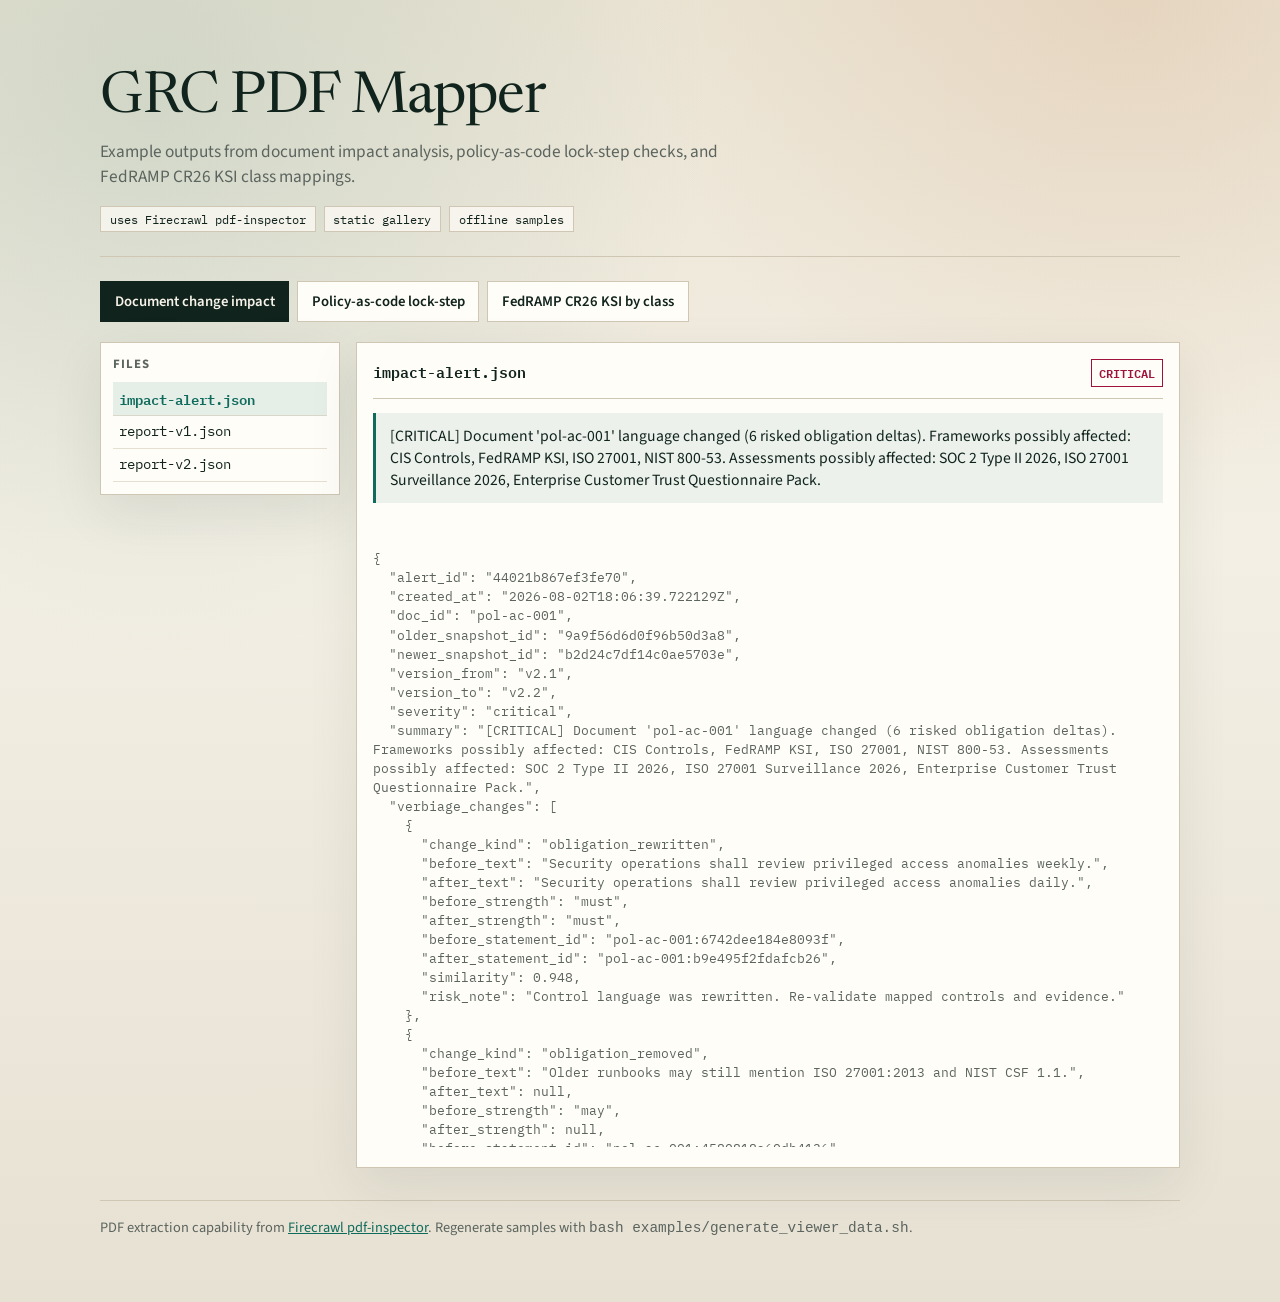
<file: docs/index.html>
<!DOCTYPE html>
<html lang="en">
<head>
  <meta charset="utf-8" />
  <meta name="viewport" content="width=device-width, initial-scale=1" />
  <title>GRC PDF Mapper · Examples</title>
  <link rel="preconnect" href="https://fonts.googleapis.com" />
  <link rel="preconnect" href="https://fonts.gstatic.com" crossorigin />
  <link href="https://fonts.googleapis.com/css2?family=IBM+Plex+Mono:wght@400;600&family=Newsreader:opsz,wght@6..72,500;6..72,700&family=Source+Sans+3:wght@400;600;700&display=swap" rel="stylesheet" />
  <style>
    :root {
      --ink: #10231c;
      --paper: #f3efe4;
      --panel: #fffdf8;
      --line: #cfc6b4;
      --accent: #0f6b5c;
      --accent-2: #b45309;
      --warn: #9f1239;
      --ok: #166534;
      --muted: #5b645e;
      --shadow: 0 18px 50px rgba(16, 35, 28, 0.08);
    }
    * { box-sizing: border-box; }
    body {
      margin: 0;
      color: var(--ink);
      font-family: "Source Sans 3", system-ui, sans-serif;
      background:
        radial-gradient(circle at 12% 8%, rgba(15, 107, 92, 0.12), transparent 34%),
        radial-gradient(circle at 88% 0%, rgba(180, 83, 9, 0.10), transparent 28%),
        linear-gradient(180deg, #ebe4d4 0%, var(--paper) 42%, #e7e1d3 100%);
      min-height: 100vh;
    }
    .wrap { max-width: 1120px; margin: 0 auto; padding: 2.5rem 1.25rem 4rem; }
    header.hero {
      display: grid;
      gap: 0.75rem;
      padding: 2rem 0 1.5rem;
      border-bottom: 1px solid var(--line);
      margin-bottom: 1.5rem;
    }
    .brand {
      font-family: "Newsreader", Georgia, serif;
      font-size: clamp(2.4rem, 5vw, 3.6rem);
      line-height: 0.95;
      letter-spacing: -0.02em;
      margin: 0;
    }
    .lede {
      max-width: 42rem;
      color: var(--muted);
      font-size: 1.08rem;
      margin: 0;
    }
    .meta {
      display: flex;
      flex-wrap: wrap;
      gap: 0.5rem;
      margin-top: 0.35rem;
    }
    .chip {
      font-family: "IBM Plex Mono", ui-monospace, monospace;
      font-size: 0.75rem;
      border: 1px solid var(--line);
      background: rgba(255,253,248,0.7);
      padding: 0.28rem 0.55rem;
    }
    nav.tabs {
      display: flex;
      flex-wrap: wrap;
      gap: 0.5rem;
      margin: 1rem 0 1.25rem;
    }
    nav.tabs button {
      appearance: none;
      border: 1px solid var(--line);
      background: var(--panel);
      color: var(--ink);
      padding: 0.55rem 0.85rem;
      font: 600 0.92rem "Source Sans 3", sans-serif;
      cursor: pointer;
    }
    nav.tabs button[aria-selected="true"] {
      background: var(--ink);
      color: #f7f3ea;
      border-color: var(--ink);
    }
    .layout {
      display: grid;
      grid-template-columns: 240px 1fr;
      gap: 1rem;
      align-items: start;
    }
    @media (max-width: 860px) {
      .layout { grid-template-columns: 1fr; }
    }
    .file-list, .panel {
      background: var(--panel);
      border: 1px solid var(--line);
      box-shadow: var(--shadow);
    }
    .file-list { padding: 0.75rem; }
    .file-list h2 {
      margin: 0 0 0.6rem;
      font-size: 0.8rem;
      letter-spacing: 0.08em;
      text-transform: uppercase;
      color: var(--muted);
      font-weight: 700;
    }
    .file-list button {
      display: block;
      width: 100%;
      text-align: left;
      border: 0;
      background: transparent;
      padding: 0.45rem 0.4rem;
      font: 400 0.86rem/1.3 "IBM Plex Mono", ui-monospace, monospace;
      color: var(--ink);
      cursor: pointer;
      border-bottom: 1px solid rgba(207,198,180,0.55);
    }
    .file-list button[aria-current="true"] {
      background: rgba(15, 107, 92, 0.1);
      color: var(--accent);
      font-weight: 600;
    }
    .panel { padding: 1rem 1rem 1.25rem; min-height: 28rem; }
    .panel-head {
      display: flex;
      justify-content: space-between;
      gap: 1rem;
      align-items: baseline;
      margin-bottom: 0.85rem;
      padding-bottom: 0.7rem;
      border-bottom: 1px solid var(--line);
    }
    .panel-head h1 {
      margin: 0;
      font-family: "IBM Plex Mono", ui-monospace, monospace;
      font-size: 0.95rem;
      font-weight: 600;
    }
    .sev {
      font-family: "IBM Plex Mono", ui-monospace, monospace;
      font-size: 0.75rem;
      font-weight: 600;
      padding: 0.2rem 0.45rem;
      border: 1px solid currentColor;
    }
    .sev.critical, .sev.high { color: var(--warn); }
    .sev.medium { color: var(--accent-2); }
    .sev.low, .sev.info { color: var(--ok); }
    pre {
      margin: 0;
      overflow: auto;
      max-height: 70vh;
      font: 400 0.82rem/1.45 "IBM Plex Mono", ui-monospace, monospace;
      white-space: pre-wrap;
      word-break: break-word;
    }
    .summary {
      margin: 0 0 0.9rem;
      padding: 0.75rem 0.85rem;
      background: rgba(15, 107, 92, 0.08);
      border-left: 3px solid var(--accent);
      font-size: 0.98rem;
    }
    .empty { color: var(--muted); padding: 2rem 0; }
    footer {
      margin-top: 2rem;
      padding-top: 1rem;
      border-top: 1px solid var(--line);
      color: var(--muted);
      font-size: 0.9rem;
    }
    footer a { color: var(--accent); }
  </style>
</head>
<body>
  <div class="wrap">
    <header class="hero">
      <p class="brand">GRC PDF Mapper</p>
      <p class="lede">Example outputs from document impact analysis, policy-as-code lock-step checks, and FedRAMP CR26 KSI class mappings.</p>
      <div class="meta">
        <span class="chip">uses Firecrawl pdf-inspector</span>
        <span class="chip">static gallery</span>
        <span class="chip">offline samples</span>
      </div>
    </header>

    <nav class="tabs" id="tabs" aria-label="Example sections"></nav>

    <div class="layout">
      <aside class="file-list">
        <h2>Files</h2>
        <div id="files"></div>
      </aside>
      <section class="panel">
        <div class="panel-head">
          <h1 id="filename">Select a file</h1>
          <span id="badge" class="sev info" hidden></span>
        </div>
        <p id="summary" class="summary" hidden></p>
        <pre id="content" class="empty">Loading hosted example data…</pre>
      </section>
    </div>

    <footer>
      PDF extraction capability from
      <a href="https://github.com/firecrawl/pdf-inspector">Firecrawl pdf-inspector</a>.
      Regenerate samples with <code>bash examples/generate_viewer_data.sh</code>.
    </footer>
  </div>

  <script>
    const state = { manifest: null, sectionId: null, file: null };

    async function boot() {
      try {
        const res = await fetch("./data/manifest.json");
        if (!res.ok) throw new Error("missing manifest");
        state.manifest = await res.json();
        renderTabs();
        selectSection(state.manifest.sections[0].id);
      } catch (err) {
        document.getElementById("content").textContent =
          "Could not load data/manifest.json from this host.\\n\\nOpen the GitHub Pages gallery for this repository, or regenerate samples:\\n  bash examples/generate_viewer_data.sh";
      }
    }

    function renderTabs() {
      const tabs = document.getElementById("tabs");
      tabs.innerHTML = "";
      for (const section of state.manifest.sections) {
        const btn = document.createElement("button");
        btn.type = "button";
        btn.textContent = section.title;
        btn.dataset.id = section.id;
        btn.addEventListener("click", () => selectSection(section.id));
        tabs.appendChild(btn);
      }
    }

    function selectSection(id) {
      state.sectionId = id;
      for (const btn of document.querySelectorAll("#tabs button")) {
        btn.setAttribute("aria-selected", String(btn.dataset.id === id));
      }
      const section = state.manifest.sections.find((s) => s.id === id);
      const files = document.getElementById("files");
      files.innerHTML = "";
      for (const name of section.files) {
        const btn = document.createElement("button");
        btn.type = "button";
        btn.textContent = name;
        btn.addEventListener("click", () => loadFile(name));
        files.appendChild(btn);
      }
      if (section.files.length) loadFile(section.files[0]);
    }

    async function loadFile(name) {
      state.file = name;
      for (const btn of document.querySelectorAll("#files button")) {
        btn.setAttribute("aria-current", String(btn.textContent === name));
      }
      document.getElementById("filename").textContent = name;
      const res = await fetch("./data/" + name);
      const text = await res.text();
      const badge = document.getElementById("badge");
      const summary = document.getElementById("summary");
      badge.hidden = true;
      summary.hidden = true;

      if (name.endsWith(".json")) {
        try {
          const data = JSON.parse(text);
          if (data.severity) {
            badge.hidden = false;
            badge.className = "sev " + String(data.severity).toLowerCase();
            badge.textContent = String(data.severity).toUpperCase();
          }
          if (data.summary) {
            summary.hidden = false;
            summary.textContent = data.summary;
          }
          document.getElementById("content").textContent = JSON.stringify(data, null, 2);
          return;
        } catch (_) {}
      }
      document.getElementById("content").textContent = text;
    }

    boot();
  </script>
</body>
</html>
</file>
